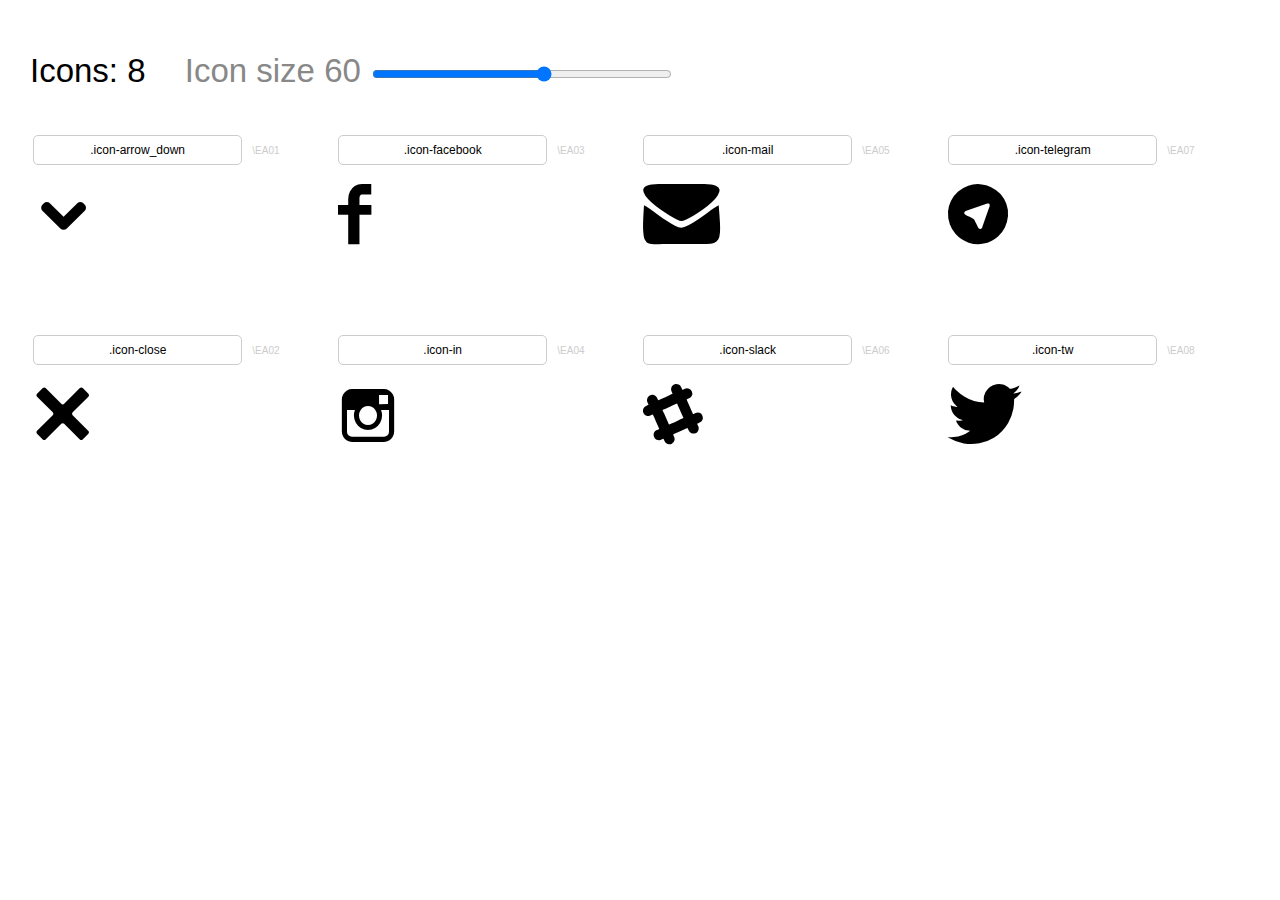
<file: icons.html>
<!DOCTYPE html>
<html>
<head>
  <meta charset="utf-8">
  <meta http-equiv="X-UA-Compatible" content="IE=edge">
  <title>Iconfont Preview</title>
  <style type="text/css" media="all">
  	body{
  		font-family: Helvetica, Arial,sans-serif;
  		padding: 30px;
  		margin: 0;
  	}
    @font-face {
      font-family: "svgfont";
      src: url('css/fonts/svgfont.eot');
      src: url('css/fonts/svgfont.eot?#iefix') format('eot'),
        url('css/fonts/svgfont.woff2') format('woff2'),
        url('css/fonts/svgfont.woff') format('woff'),
        url('css/fonts/svgfont.ttf') format('truetype');
      font-weight: normal;
      font-style: normal;
    }
    h1 {
      text-align: left;
      font-weight: normal;
      font-size: 33px;
      font-weight: 100;
      margin-bottom: 45px;
    }
    .size{
    	margin-left: 30px;
    	color: #888;
    }
    .size input{
    	width: 300px;
    }
    .icons-list {
      list-style-type: none;
      margin: 0;
      padding: 0;
      font-size: 0;
      text-align: center;
      -webkit-columns: 4;
    }
    .icon-box {
      display: inline-block;
      vertical-align: middle;
      min-width: 200px;
      min-height: 200px;
      border-radius: 5px;
    }
    .icon-container {
      min-height: 100px;
      text-align: center;
      font-size: 60px;
      text-align: left;
      padding-top: 10px;
    }
    .icon-box input {
      display: inline-block;
      vertical-align: top;
      width: 100%;
      box-sizing: border-box;
      font-size: 12px;
      border-radius: 5px;
      height: 30px;
      padding: 0;
      text-align: center;
      border: 1px solid #CCC;
      -webkit-appearance: none;
    }
    .icon-box .icon-class-name {
      width: 70%;
    }
    .icon-box .icon-unicode {
      width: 30%;
      font-size: 10px;
      color: #ccc;
      border: none;
      text-align: left;
      padding-left: 10px;
    }
    .icon {
      font-family: "svgfont";
      display: inline-block;
      vertical-align: middle;
      font-style: normal;
      font-weight: normal;
      text-rendering: auto;
      speak: none;
      min-width: 1em;
      line-height: 1;
      -webkit-font-smoothing: antialiased;
      -moz-osx-font-smoothing: grayscale;
    }
    
    .icon-arrow_down:before {
      content: "\EA01";
    }
    .icon-close:before {
      content: "\EA02";
    }
    .icon-facebook:before {
      content: "\EA03";
    }
    .icon-in:before {
      content: "\EA04";
    }
    .icon-mail:before {
      content: "\EA05";
    }
    .icon-slack:before {
      content: "\EA06";
    }
    .icon-telegram:before {
      content: "\EA07";
    }
    .icon-tw:before {
      content: "\EA08";
    }
  </style>
</head>
<body>
  <h1>Icons: <span id="count"></span>
	<label class="size">
	  Icon size <span id="change-value">60</span>
	  <input type="range" id="change-size" min="5" max="100" value="60">
	</label>
  </h1>

  <ul class="icons-list">
    
    <li class="icon-box">
      <input class="icon-class-name autoselect" type="text" value=".icon-arrow_down" readonly>
      <input class="icon-unicode autoselect" type="text" value="\EA01" readonly>
      <div class="icon-container">
        <i class="icon icon-arrow_down"></i>
      </div>
    </li>
    
    <li class="icon-box">
      <input class="icon-class-name autoselect" type="text" value=".icon-close" readonly>
      <input class="icon-unicode autoselect" type="text" value="\EA02" readonly>
      <div class="icon-container">
        <i class="icon icon-close"></i>
      </div>
    </li>
    
    <li class="icon-box">
      <input class="icon-class-name autoselect" type="text" value=".icon-facebook" readonly>
      <input class="icon-unicode autoselect" type="text" value="\EA03" readonly>
      <div class="icon-container">
        <i class="icon icon-facebook"></i>
      </div>
    </li>
    
    <li class="icon-box">
      <input class="icon-class-name autoselect" type="text" value=".icon-in" readonly>
      <input class="icon-unicode autoselect" type="text" value="\EA04" readonly>
      <div class="icon-container">
        <i class="icon icon-in"></i>
      </div>
    </li>
    
    <li class="icon-box">
      <input class="icon-class-name autoselect" type="text" value=".icon-mail" readonly>
      <input class="icon-unicode autoselect" type="text" value="\EA05" readonly>
      <div class="icon-container">
        <i class="icon icon-mail"></i>
      </div>
    </li>
    
    <li class="icon-box">
      <input class="icon-class-name autoselect" type="text" value=".icon-slack" readonly>
      <input class="icon-unicode autoselect" type="text" value="\EA06" readonly>
      <div class="icon-container">
        <i class="icon icon-slack"></i>
      </div>
    </li>
    
    <li class="icon-box">
      <input class="icon-class-name autoselect" type="text" value=".icon-telegram" readonly>
      <input class="icon-unicode autoselect" type="text" value="\EA07" readonly>
      <div class="icon-container">
        <i class="icon icon-telegram"></i>
      </div>
    </li>
    
    <li class="icon-box">
      <input class="icon-class-name autoselect" type="text" value=".icon-tw" readonly>
      <input class="icon-unicode autoselect" type="text" value="\EA08" readonly>
      <div class="icon-container">
        <i class="icon icon-tw"></i>
      </div>
    </li>
    
  </ul>

  <script>
    var change = document.getElementById('change-size');
    var changevalue = document.getElementById('change-value');
    var count = document.getElementById('count');
    var autoselect = document.getElementsByClassName('autoselect');
    var icons = document.getElementsByClassName('icon');
    Array.prototype.forEach.call(autoselect, function(el) {
      el.onclick = function() {
        this.focus();
        this.select();
      };
    });
    change.onchange = function() {
      val = this.value;
      changevalue.innerHTML = val;
      Array.prototype.forEach.call(icons, function(el) {
        el.style.fontSize = val + 'px';
      });
    }

    count.innerHTML = icons.length;
  </script>
</body>
</html>
</file>
